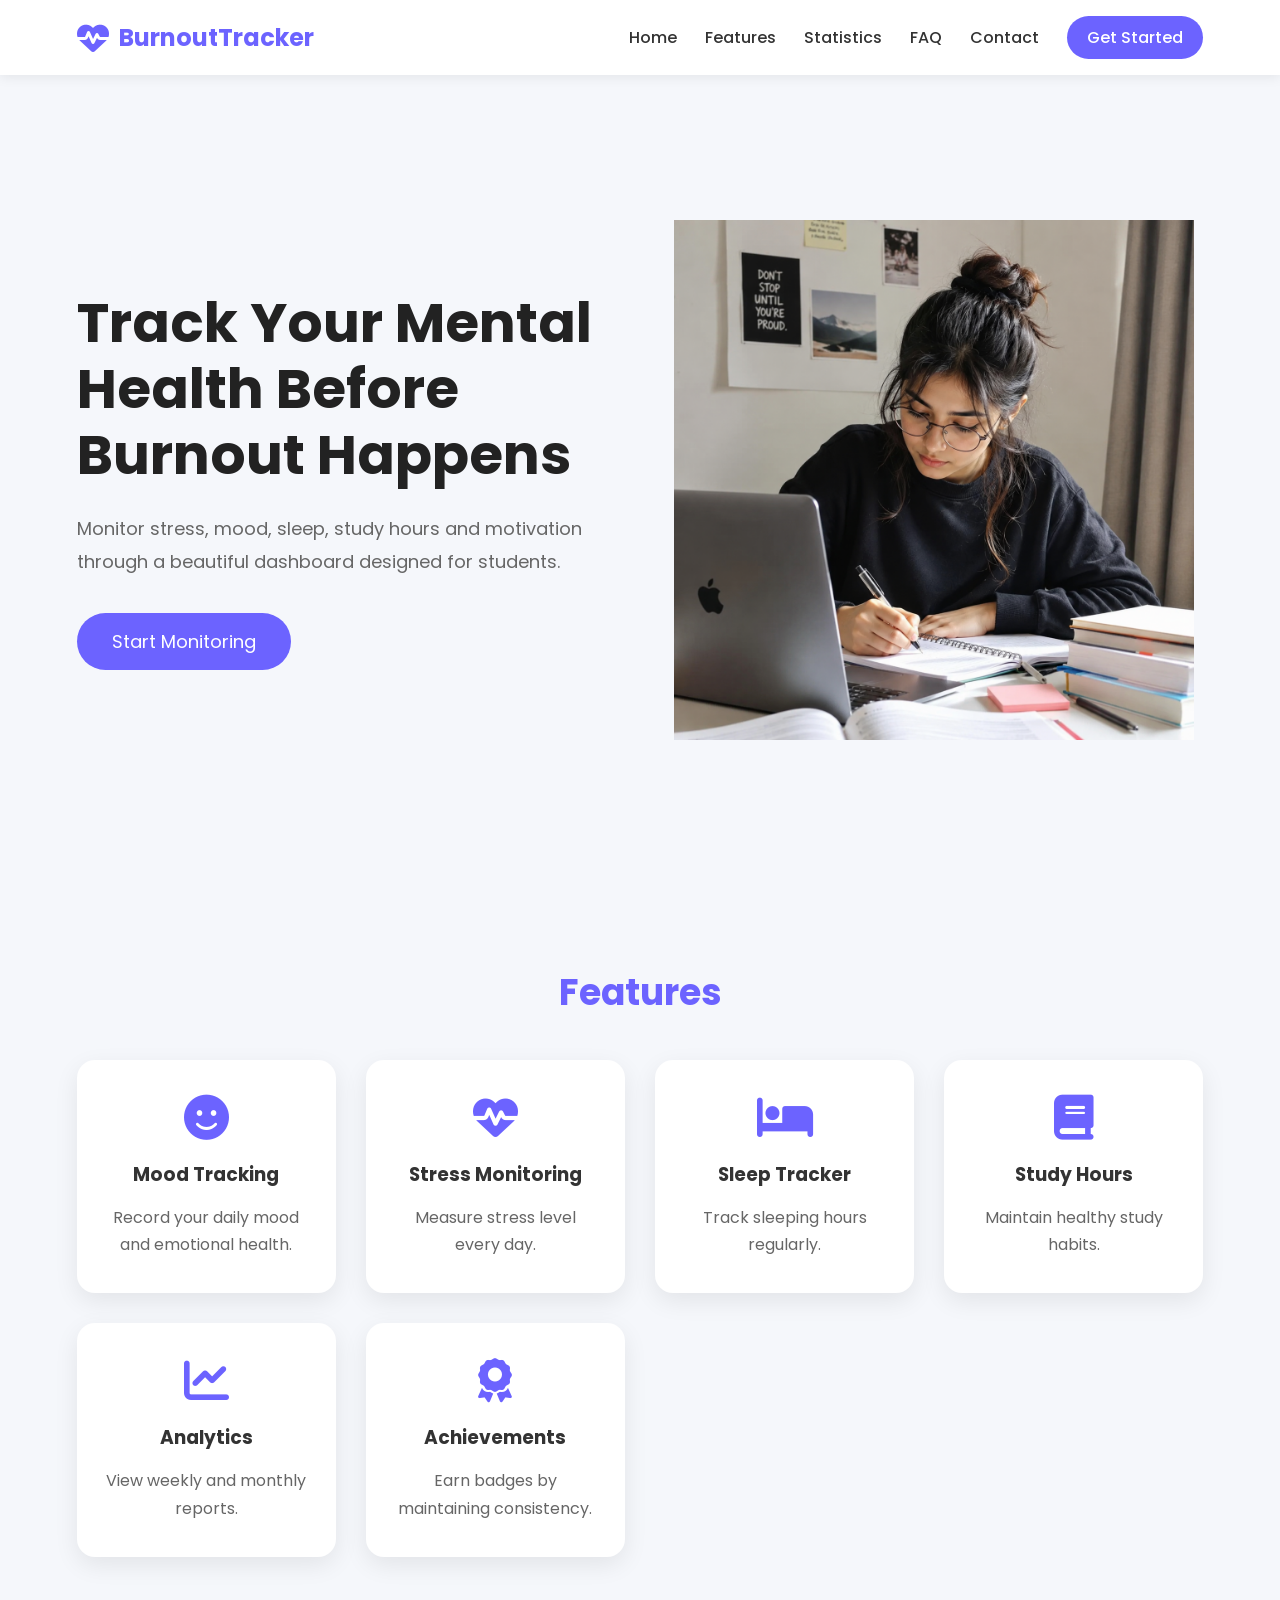
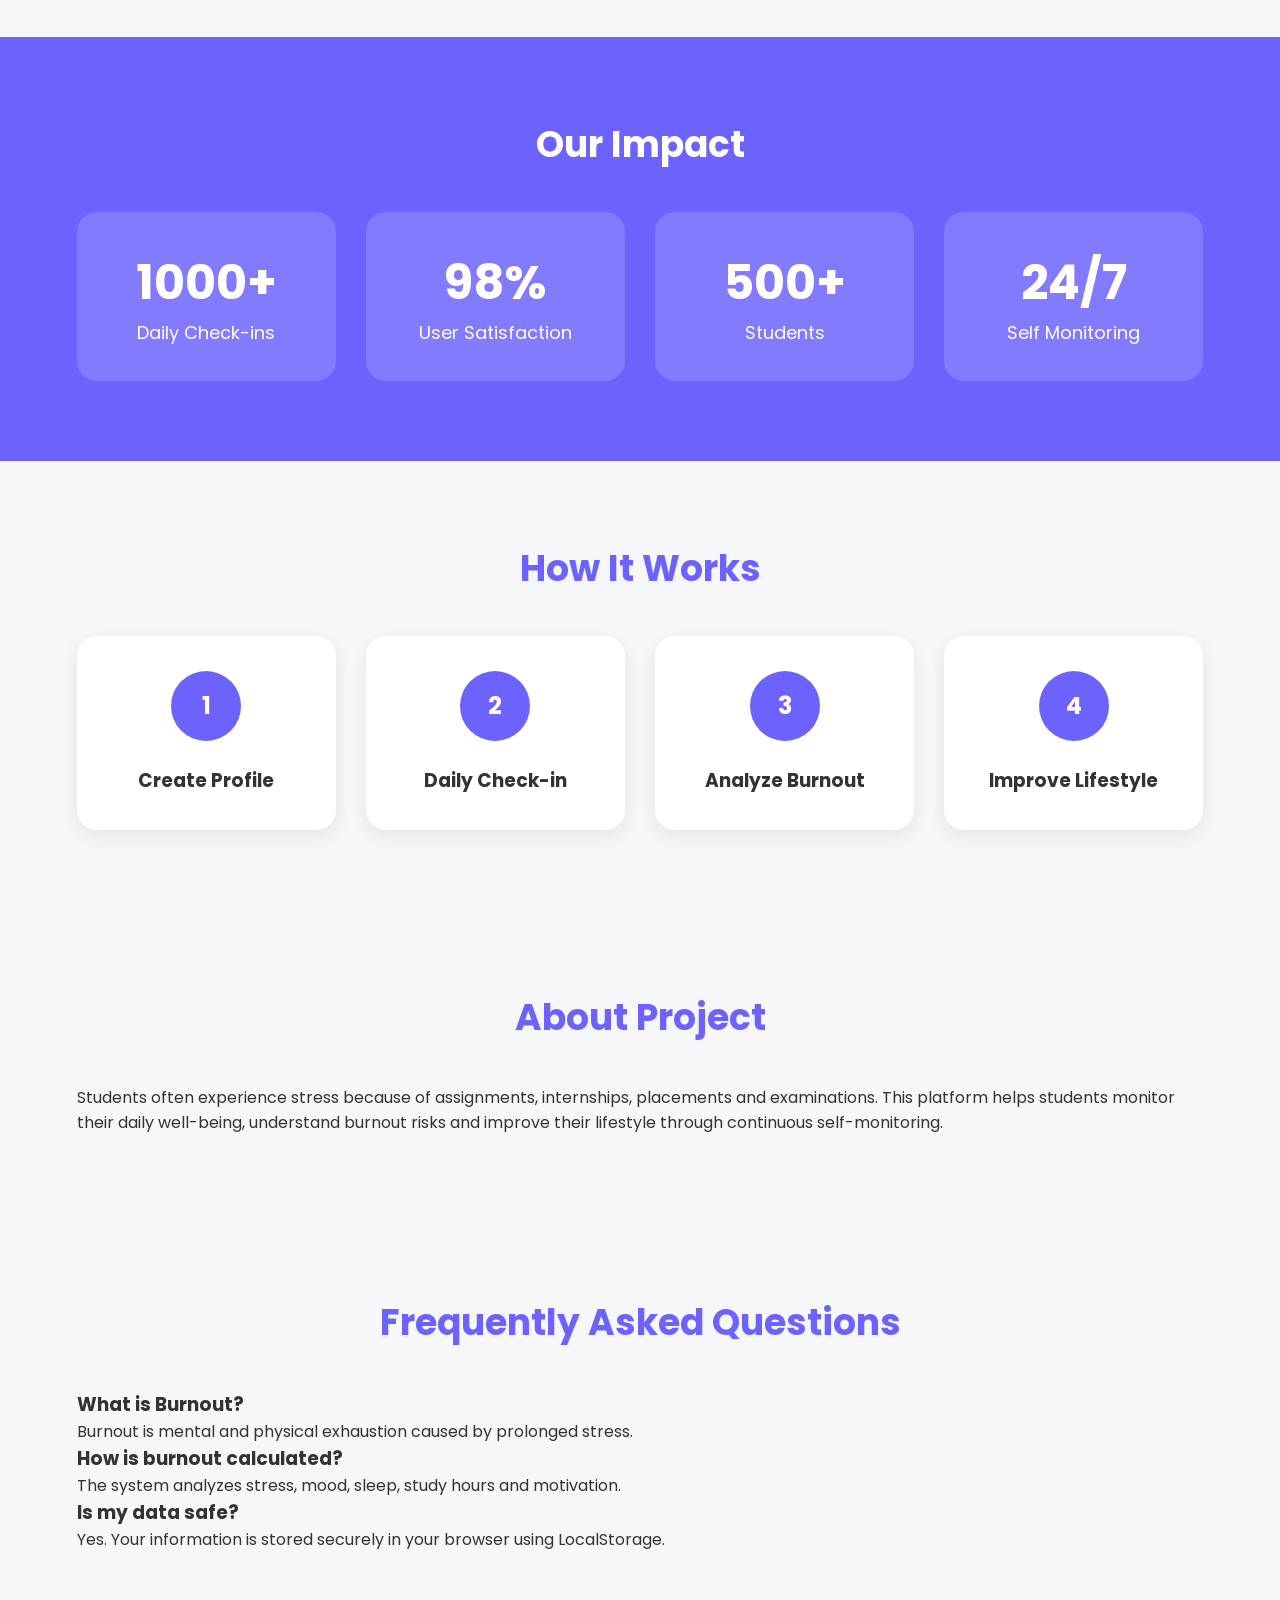
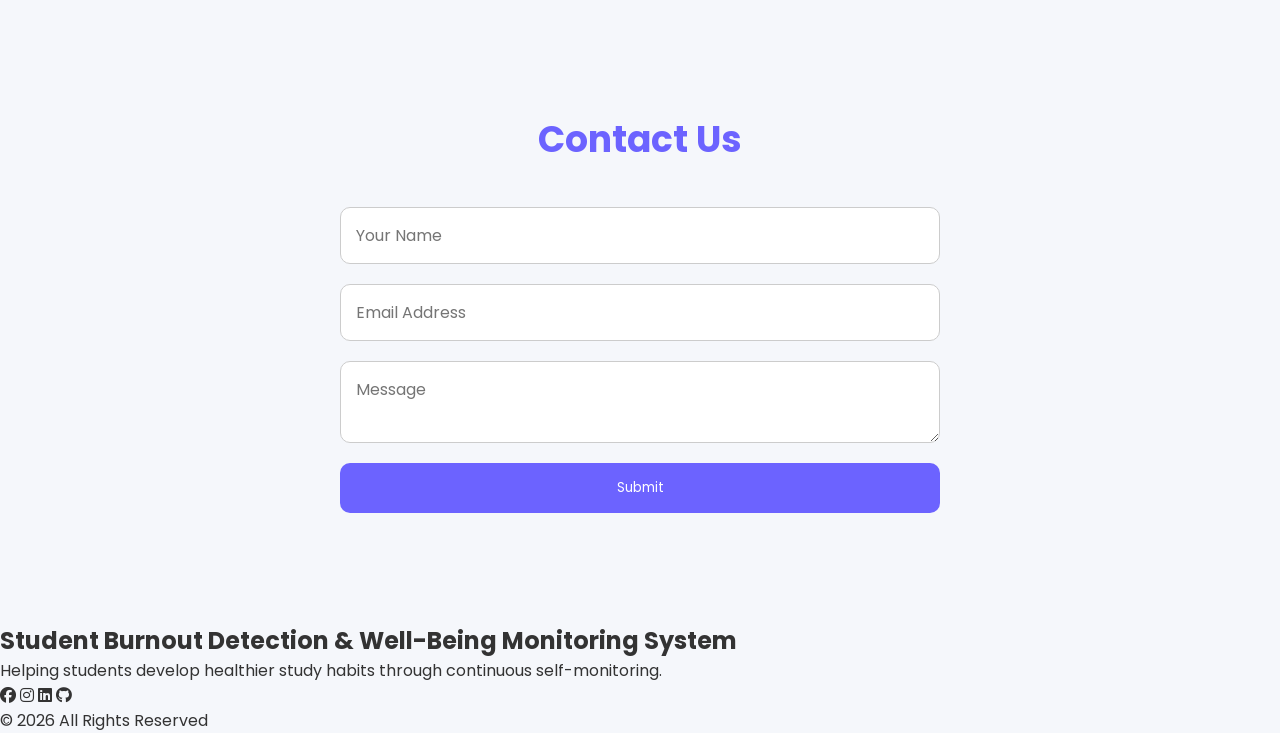
<file: index.html>
<!DOCTYPE html>
<html lang="en">
<head>
<meta charset="UTF-8">
<meta name="viewport" content="width=device-width, initial-scale=1.0">
<title>Student Burnout Detection System</title>

<link rel="preconnect" href="https://fonts.googleapis.com">
<link href="https://fonts.googleapis.com/css2?family=Poppins:wght@300;400;500;600;700&display=swap" rel="stylesheet">

<link rel="stylesheet" href="style.css">

<link rel="stylesheet"
href="https://cdnjs.cloudflare.com/ajax/libs/font-awesome/6.6.0/css/all.min.css">
</head>

<body>

<header>

<div class="logo">
<i class="fa-solid fa-heart-pulse"></i>
<h2>BurnoutTracker</h2>
</div>

<nav>

<ul>

<li><a href="#">Home</a></li>

<li><a href="#features">Features</a></li>

<li><a href="#stats">Statistics</a></li>

<li><a href="#faq">FAQ</a></li>

<li><a href="#contact">Contact</a></li>

<li><a href="profile.html" class="start-btn">Get Started</a></li>

</ul>

</nav>

</header>



<section class="hero">

<div class="hero-left">

<h1>
Track Your Mental Health Before Burnout Happens
</h1>

<p>

Monitor stress, mood, sleep, study hours and motivation
through a beautiful dashboard designed for students.

</p>

<a href="profile.html" class="btn">

Start Monitoring

</a>

</div>


<div class="hero-right">

<img src="student.png" alt="Student">

</div>

</section>




<section id="features">

<h2>Features</h2>

<div class="feature-grid">

<div class="feature-card">

<i class="fa-solid fa-face-smile"></i>

<h3>Mood Tracking</h3>

<p>

Record your daily mood and emotional health.

</p>

</div>



<div class="feature-card">

<i class="fa-solid fa-heart-pulse"></i>

<h3>Stress Monitoring</h3>

<p>

Measure stress level every day.

</p>

</div>



<div class="feature-card">

<i class="fa-solid fa-bed"></i>

<h3>Sleep Tracker</h3>

<p>

Track sleeping hours regularly.

</p>

</div>



<div class="feature-card">

<i class="fa-solid fa-book"></i>

<h3>Study Hours</h3>

<p>

Maintain healthy study habits.

</p>

</div>



<div class="feature-card">

<i class="fa-solid fa-chart-line"></i>

<h3>Analytics</h3>

<p>

View weekly and monthly reports.

</p>

</div>



<div class="feature-card">

<i class="fa-solid fa-award"></i>

<h3>Achievements</h3>

<p>

Earn badges by maintaining consistency.

</p>

</div>

</div>

</section>




<section id="stats">

<h2>Our Impact</h2>

<div class="stats-container">

<div>

<h1>1000+</h1>

<p>Daily Check-ins</p>

</div>

<div>

<h1>98%</h1>

<p>User Satisfaction</p>

</div>

<div>

<h1>500+</h1>

<p>Students</p>

</div>

<div>

<h1>24/7</h1>

<p>Self Monitoring</p>

</div>

</div>

</section>




<section id="how">

<h2>How It Works</h2>

<div class="steps">

<div class="step">

<h1>1</h1>

<h3>Create Profile</h3>

</div>

<div class="step">

<h1>2</h1>

<h3>Daily Check-in</h3>

</div>

<div class="step">

<h1>3</h1>

<h3>Analyze Burnout</h3>

</div>

<div class="step">

<h1>4</h1>

<h3>Improve Lifestyle</h3>

</div>

</div>

</section>




<section id="about">

<h2>About Project</h2>

<p>

Students often experience stress because of assignments,
internships, placements and examinations.

This platform helps students monitor their daily well-being,
understand burnout risks and improve their lifestyle through
continuous self-monitoring.

</p>

</section>




<section id="faq">

<h2>Frequently Asked Questions</h2>

<div class="faq">

<h3>What is Burnout?</h3>

<p>

Burnout is mental and physical exhaustion caused by prolonged stress.

</p>

</div>

<div class="faq">

<h3>How is burnout calculated?</h3>

<p>

The system analyzes stress, mood, sleep,
study hours and motivation.

</p>

</div>

<div class="faq">

<h3>Is my data safe?</h3>

<p>

Yes. Your information is stored securely in your browser
using LocalStorage.

</p>

</div>

</section>




<section id="contact">

<h2>Contact Us</h2>
<form id="contact-form" action="https://formspree.io/f/YOUR_FORM_ID" method="POST">

<input type="text" name="name" placeholder="Your Name" required>

<input type="email" name="email" placeholder="Email Address" required>

<textarea name="message" placeholder="Message"></textarea>

<button type="submit">Submit</button>

</form>




</section>




<footer>

<h2>

Student Burnout Detection &
Well-Being Monitoring System

</h2>

<p>

Helping students develop healthier study habits
through continuous self-monitoring.

</p>

<div class="social">

<i class="fab fa-facebook"></i>

<i class="fab fa-instagram"></i>

<i class="fab fa-linkedin"></i>

<i class="fab fa-github"></i>

</div>

<p>

© 2026 All Rights Reserved

</p>

</footer>
<script src="index.js"></script>
</body>
</file>
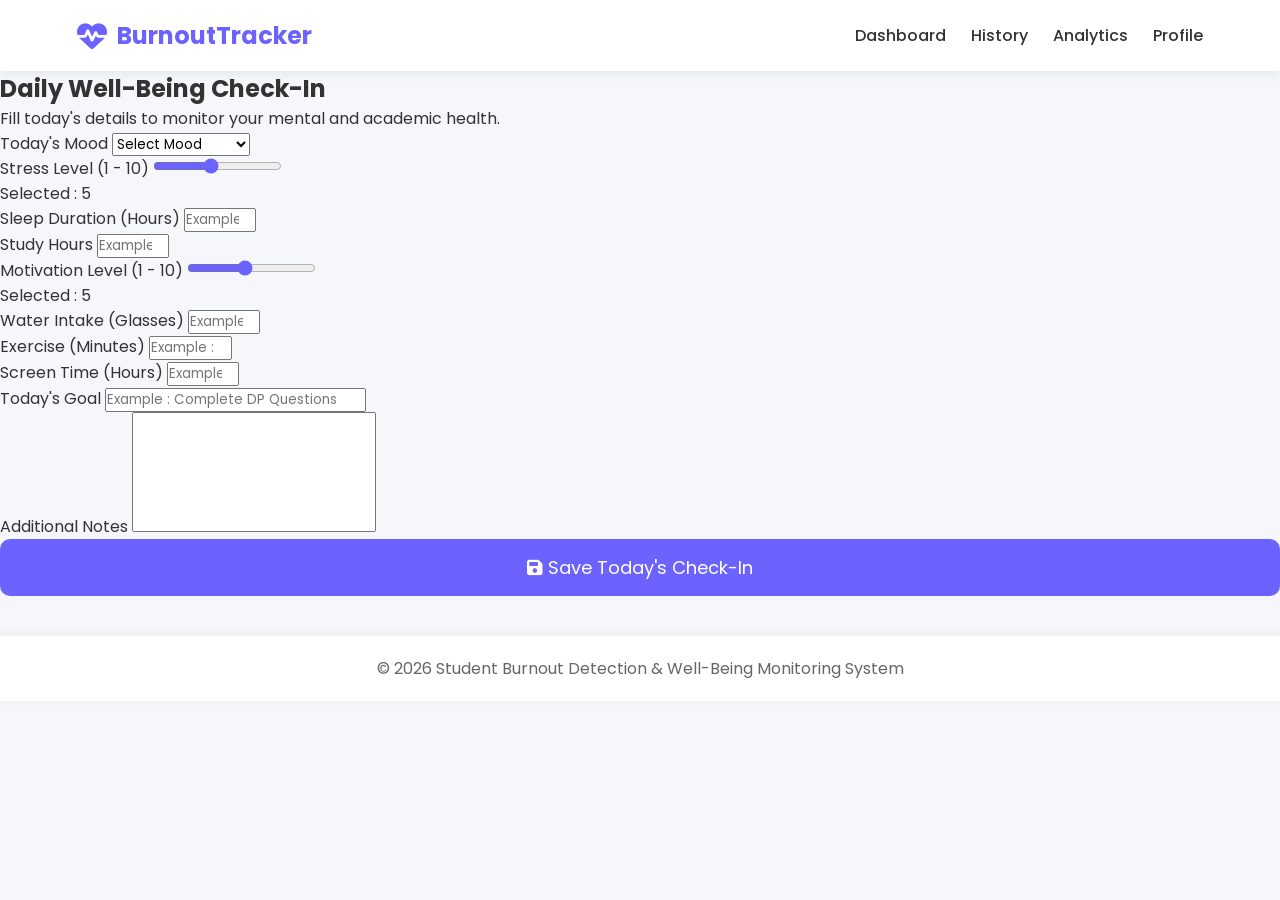
<file: checkin.html>
<!DOCTYPE html>
<html lang="en">
<head>

    <meta charset="UTF-8">

    <meta name="viewport" content="width=device-width, initial-scale=1.0">

    <title>Daily Check-In | Burnout Tracker</title>

    <link rel="stylesheet" href="checkin.css">

    <link rel="preconnect" href="https://fonts.googleapis.com">

    <link href="https://fonts.googleapis.com/css2?family=Poppins:wght@300;400;500;600;700&display=swap" rel="stylesheet">

    <link rel="stylesheet"
    href="https://cdnjs.cloudflare.com/ajax/libs/font-awesome/6.6.0/css/all.min.css">

</head>

<body>


<header>

    <div class="logo">

        <i class="fa-solid fa-heart-pulse"></i>

        <h2>BurnoutTracker</h2>

    </div>

    <nav>

        <a href="dashboard.html">Dashboard</a>

        <a href="history.html">History</a>

        <a href="analytics.html">Analytics</a>

        <a href="profile.html">Profile</a>

    </nav>

</header>



<section class="checkin-section">

<div class="container">

<h1>Daily Well-Being Check-In</h1>

<p>

Fill today's details to monitor your mental and academic health.

</p>

<form id="checkinForm">


<div class="input-group">

<label>Today's Mood</label>

<select id="mood" required>

<option value="">Select Mood</option>

<option>😊 Very Happy</option>

<option>🙂 Happy</option>

<option>😐 Neutral</option>

<option>😔 Sad</option>

<option>😭 Very Stressed</option>

</select>

</div>



<div class="input-group">

<label>Stress Level (1 - 10)</label>

<input

type="range"

min="1"

max="10"

value="5"

id="stress">

<p>

Selected :

<span id="stressValue">

5

</span>

</p>

</div>




<div class="input-group">

<label>Sleep Duration (Hours)</label>

<input

type="number"

id="sleep"

min="0"

max="15"

placeholder="Example : 7"

required>

</div>




<div class="input-group">

<label>Study Hours</label>

<input

type="number"

id="study"

min="0"

max="18"

placeholder="Example : 6"

required>

</div>




<div class="input-group">

<label>Motivation Level (1 - 10)</label>

<input

type="range"

min="1"

max="10"

value="5"

id="motivation">

<p>

Selected :

<span id="motivationValue">

5

</span>

</p>

</div>




<div class="input-group">

<label>Water Intake (Glasses)</label>

<input

type="number"

id="water"

min="0"

max="20"

placeholder="Example : 8">

</div>




<div class="input-group">

<label>Exercise (Minutes)</label>

<input

type="number"

id="exercise"

min="0"

max="300"

placeholder="Example : 30">

</div>




<div class="input-group">

<label>Screen Time (Hours)</label>

<input

type="number"

id="screen"

min="0"

max="24"

placeholder="Example : 5">

</div>




<div class="input-group">

<label>Today's Goal</label>

<input

type="text"

id="goal"

placeholder="Example : Complete DP Questions">

</div>




<div class="input-group">

<label>Additional Notes</label>

<textarea

id="notes"

rows="5"

placeholder="Write about your day...">

</textarea>

</div>



<button type="submit">

<i class="fa-solid fa-floppy-disk"></i>

Save Today's Check-In

</button>

</form>

</div>

</section>



<footer>

<p>

© 2026 Student Burnout Detection &
Well-Being Monitoring System

</p>

</footer>



<script src="checkin.js"></script>

</body>

</html>
</file>
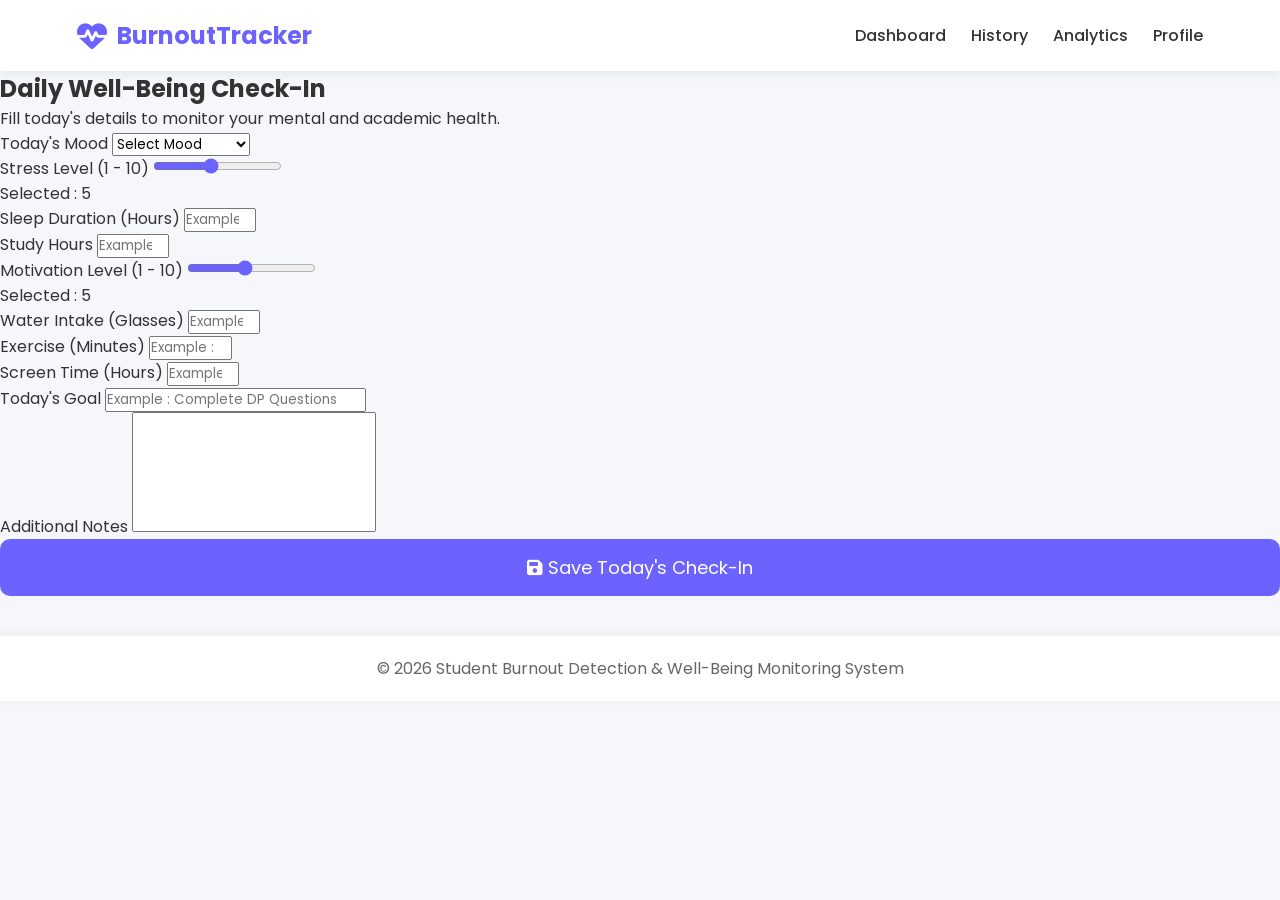
<file: dashboard.html>
<!DOCTYPE html>
<html lang="en">

<head>

    <meta charset="UTF-8">

    <meta name="viewport" content="width=device-width, initial-scale=1.0">

    <title>Dashboard | Burnout Tracker</title>

    <link rel="stylesheet" href="dashboard.css">

    <link rel="preconnect" href="https://fonts.googleapis.com">

    <link href="https://fonts.googleapis.com/css2?family=Poppins:wght@300;400;500;600;700&display=swap"
        rel="stylesheet">

    <link rel="stylesheet"
        href="https://cdnjs.cloudflare.com/ajax/libs/font-awesome/6.6.0/css/all.min.css">

</head>

<body>

    <!-- Navbar -->

    <header>

        <div class="logo">

            <i class="fa-solid fa-heart-pulse"></i>

            <h2>Burnout Tracker</h2>

        </div>

        <nav>
             <a href="index.html">Home</a>
            <a href="dashboard.html">Dashboard</a>

            <a href="history.html">History</a>

            <a href="analytics.html">Analytics</a>

            <a href="profile.html">Profile</a>

            <a href="index.html">Logout</a>

        </nav>

    </header>



    <!-- Welcome -->

    <section class="welcome">

        <h1>

            Welcome,

            <span id="username">

                Student

            </span>

            👋

        </h1>

        <p>

            Here's your mental wellness report for today.

        </p>

    </section>



    <!-- Burnout Score -->

    <section class="burnout-card">

        <h2>Today's Burnout Score</h2>

        <h1 id="burnoutScore">

            0

        </h1>

        <h3 id="riskLevel">

            Healthy

        </h3>

    </section>



    <!-- Today's Summary -->

    <section class="summary">

        <div class="card">

            <i class="fa-solid fa-face-smile"></i>

            <h3>Mood</h3>

            <p id="mood">-</p>

        </div>



        <div class="card">

            <i class="fa-solid fa-heart-pulse"></i>

            <h3>Stress</h3>

            <p id="stress">-</p>

        </div>



        <div class="card">

            <i class="fa-solid fa-bed"></i>

            <h3>Sleep</h3>

            <p id="sleep">-</p>

        </div>



        <div class="card">

            <i class="fa-solid fa-book"></i>

            <h3>Study Hours</h3>

            <p id="study">-</p>

        </div>



        <div class="card">

            <i class="fa-solid fa-bolt"></i>

            <h3>Motivation</h3>

            <p id="motivation">-</p>

        </div>



        <div class="card">

            <i class="fa-solid fa-glass-water"></i>

            <h3>Water</h3>

            <p id="water">-</p>

        </div>



        <div class="card">

            <i class="fa-solid fa-person-running"></i>

            <h3>Exercise</h3>

            <p id="exercise">-</p>

        </div>



        <div class="card">

            <i class="fa-solid fa-mobile-screen"></i>

            <h3>Screen Time</h3>

            <p id="screen">-</p>

        </div>

    </section>



    <!-- Goal -->

    <section class="goal-box">

        <h2>

            Today's Goal

        </h2>

        <p id="goal">

            -

        </p>

    </section>



    <!-- Notes -->

    <section class="notes-box">

        <h2>

            Journal / Notes

        </h2>

        <p id="notes">

            -

        </p>

    </section>



    <!-- Recommendation -->

    <section class="recommendation">

        <h2>

            Personalized Recommendations

        </h2>

        <ul id="recommendationList">

        </ul>

    </section>



    <!-- Quick Actions -->

    <section class="actions">

        <a href="checkin.html">

            New Check-In

        </a>

        <a href="history.html">

            View History

        </a>

        <a href="analytics.html">

            Analytics

        </a>

    </section>



    <!-- Footer -->

    <footer>

        <p>

            © 2026 Student Burnout Detection & Well-Being Monitoring System

        </p>

    </footer>

    <script src="dashboard.js"></script>

</body>

</html>
</file>
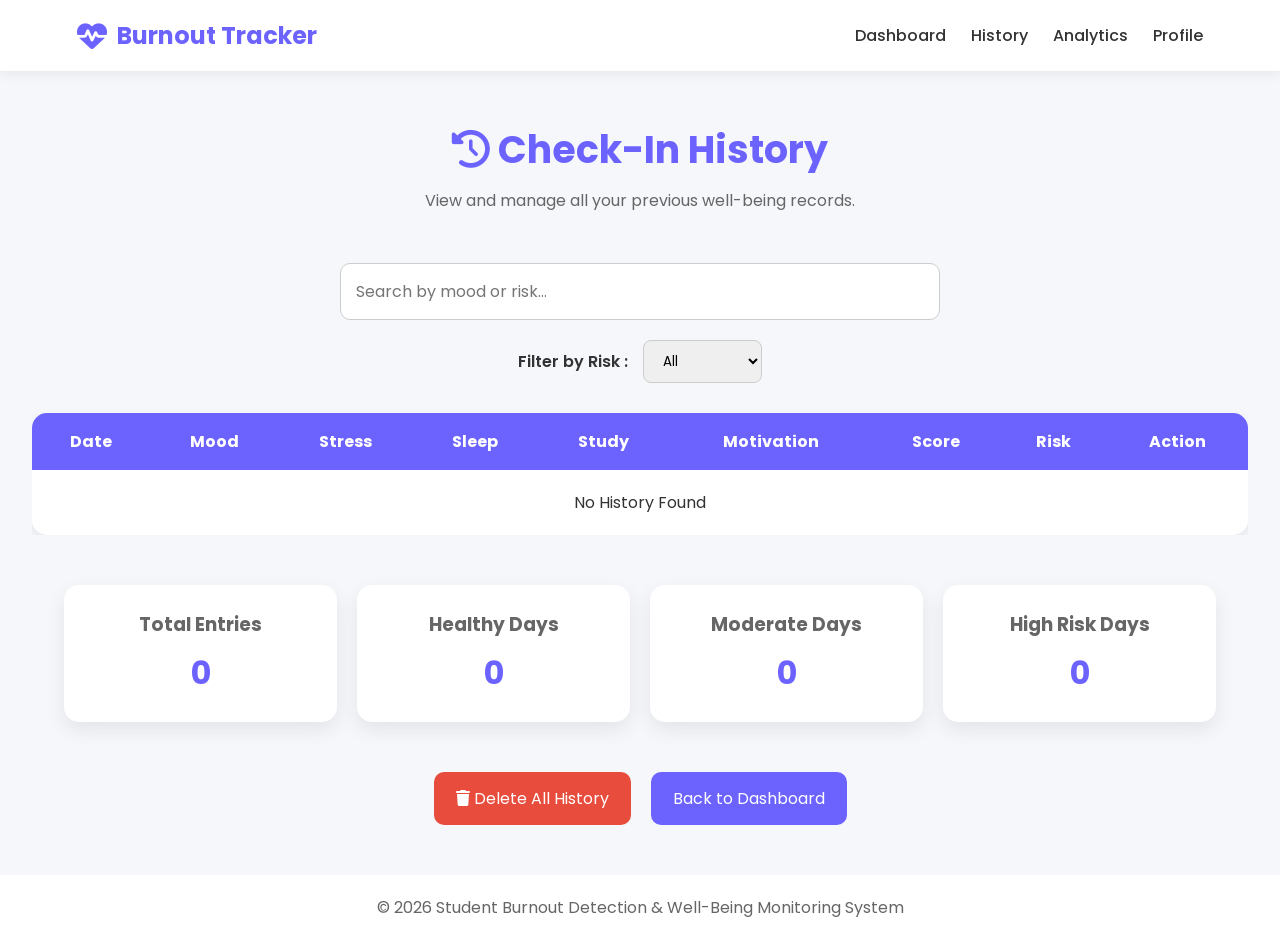
<file: history.html>
<!DOCTYPE html>
<html lang="en">

<head>

    <meta charset="UTF-8">

    <meta name="viewport" content="width=device-width, initial-scale=1.0">

    <title>History | Burnout Tracker</title>

    <link rel="stylesheet" href="history.css">

    <link rel="preconnect" href="https://fonts.googleapis.com">

    <link href="https://fonts.googleapis.com/css2?family=Poppins:wght@300;400;500;600;700&display=swap"
        rel="stylesheet">

    <link rel="stylesheet"
        href="https://cdnjs.cloudflare.com/ajax/libs/font-awesome/6.6.0/css/all.min.css">

</head>

<body>

    <!-- ================= HEADER ================= -->

    <header>

        <div class="logo">

            <i class="fa-solid fa-heart-pulse"></i>

            <h2>Burnout Tracker</h2>

        </div>

        <nav>

            <a href="dashboard.html">Dashboard</a>

            <a href="history.html">History</a>

            <a href="analytics.html">Analytics</a>

            <a href="profile.html">Profile</a>

        </nav>

    </header>



    <!-- ================= TITLE ================= -->

    <section class="title">

        <h1>

            <i class="fa-solid fa-clock-rotate-left"></i>

            Check-In History

        </h1>

        <p>

            View and manage all your previous well-being records.

        </p>

    </section>



    <!-- ================= SEARCH ================= -->

    <section class="search-box">

        <input

            type="text"

            id="searchInput"

            placeholder="Search by mood or risk...">

    </section>



    <!-- ================= FILTER ================= -->

    <section class="filter">

        <label>

            Filter by Risk :

        </label>

        <select id="riskFilter">

            <option value="All">All</option>

            <option value="Healthy">Healthy</option>

            <option value="Moderate">Moderate</option>

            <option value="High">High</option>

        </select>

    </section>



    <!-- ================= TABLE ================= -->

    <section class="table-container">

        <table>

            <thead>

                <tr>

                    <th>Date</th>

                    <th>Mood</th>

                    <th>Stress</th>

                    <th>Sleep</th>

                    <th>Study</th>

                    <th>Motivation</th>

                    <th>Score</th>

                    <th>Risk</th>

                    <th>Action</th>

                </tr>

            </thead>

            <tbody id="historyTable">

            </tbody>

        </table>

    </section>



    <!-- ================= SUMMARY ================= -->

    <section class="summary">

        <div class="card">

            <h3>Total Entries</h3>

            <h2 id="totalEntries">0</h2>

        </div>

        <div class="card">

            <h3>Healthy Days</h3>

            <h2 id="healthyDays">0</h2>

        </div>

        <div class="card">

            <h3>Moderate Days</h3>

            <h2 id="moderateDays">0</h2>

        </div>

        <div class="card">

            <h3>High Risk Days</h3>

            <h2 id="highRiskDays">0</h2>

        </div>

    </section>



    <!-- ================= BUTTONS ================= -->

    <section class="buttons">

        <button id="deleteAll">

            <i class="fa-solid fa-trash"></i>

            Delete All History

        </button>

        <a href="dashboard.html">

            Back to Dashboard

        </a>

    </section>



    <!-- ================= FOOTER ================= -->

    <footer>

        <p>

            © 2026 Student Burnout Detection &
            Well-Being Monitoring System

        </p>

    </footer>



    <script src="history.js"></script>

</body>

</html>
</file>
<file: style.css>
/* ===========================
   GOOGLE FONT & RESET
=========================== */


*{
    margin:0;
    padding:0;
    box-sizing:border-box;
    scroll-behavior:smooth;
    font-family:'Poppins',sans-serif;
}

body{
    background:#f5f7fb;
    color:#333;
    overflow-x:hidden;
}

a{
    text-decoration:none;
}

ul{
    list-style:none;
}

img{
    width:100%;
    display:block;
}



/* ================= HEADER ================= */


header{

    width:100%;

    display:flex;

    justify-content:space-between;

    align-items:center;

    padding:20px 6%;

    background:#fff;

    position:sticky;

    top:0;

    z-index:1000;

    box-shadow:0 2px 12px rgba(0,0,0,.08);

}



.logo{

    display:flex;

    align-items:center;

    gap:10px;

}


.logo i{

    color:#6C63FF;

    font-size:32px;

}


.logo h2{

    color:#6C63FF;

    font-size:24px;

}



nav ul{

    display:flex;

    gap:28px;

    align-items:center;

}



nav ul li a{

    color:#333;

    font-weight:500;

}



.start-btn{

    background:#6C63FF;

    color:white !important;

    padding:10px 20px;

    border-radius:30px;

}



.start-btn:hover{

    background:#584ef5;

}



/* ================= HERO ================= */


.hero{

    min-height:90vh;

    display:flex;

    justify-content:space-between;

    align-items:center;

    padding:60px 6%;

    gap:50px;

}



.hero-left{

    flex:1;

}



.hero-left h1{

    font-size:clamp(35px,5vw,55px);

    line-height:1.2;

    color:#222;

    margin-bottom:25px;

}



.hero-left p{

    color:#666;

    line-height:1.8;

    margin-bottom:35px;

    font-size:18px;

}



.btn{

    display:inline-block;

    background:#6C63FF;

    color:white;

    padding:15px 35px;

    border-radius:40px;

    font-size:18px;

}



.btn:hover{

    background:#584ef5;

}



.hero-right{

    flex:1;

}



.hero-right img{

    max-width:520px;

    margin:auto;

    animation:float 4s ease-in-out infinite;

}



@keyframes float{

0%{

transform:translateY(0);

}

50%{

transform:translateY(-20px);

}

100%{

transform:translateY(0);

}

}



/* ================= COMMON SECTION ================= */


section{

    padding:80px 6%;

}



section h2{

    text-align:center;

    font-size:clamp(28px,4vw,36px);

    color:#6C63FF;

    margin-bottom:40px;

}



/* ================= CONTACT ================= */


#contact form{

    max-width:600px;

    margin:30px auto;

    display:flex;

    flex-direction:column;

    gap:20px;

}



#contact form input,
#contact form textarea{

    width:100%;

    padding:15px;

    border:1px solid #ccc;

    border-radius:10px;

    font-size:16px;

}



#contact form button{

    width:100%;

    padding:15px;

    background:#6C63FF;

    color:white;

    border:none;

    border-radius:10px;

    cursor:pointer;

}



#contact form button:hover{

    background:#574bdb;

}



/* ================= FEATURES ================= */


.feature-grid{

    display:grid;

    grid-template-columns:
    repeat(auto-fit,minmax(250px,1fr));

    gap:30px;

}



.feature-card{

    background:#fff;

    padding:35px 25px;

    text-align:center;

    border-radius:18px;

    box-shadow:0 8px 25px rgba(0,0,0,.08);

    transition:.4s;

}



.feature-card:hover{

    transform:translateY(-10px);

}



.feature-card i{

    font-size:45px;

    color:#6C63FF;

    margin-bottom:20px;

}



.feature-card h3{

    margin-bottom:15px;

}



.feature-card p{

    color:#666;

    line-height:1.7;

}



/* ================= STATISTICS ================= */


#stats{

    background:#6C63FF;

    color:white;

}



#stats h2{

    color:white;

}



.stats-container{

    display:grid;

    grid-template-columns:
    repeat(auto-fit,minmax(220px,1fr));

    gap:30px;

}



.stats-container div{

    background:rgba(255,255,255,.15);

    padding:35px;

    border-radius:20px;

    text-align:center;

}



.stats-container h1{

    font-size:48px;

}



.stats-container p{

    font-size:18px;

}



/* ================= STEPS ================= */


.steps{

    display:grid;

    grid-template-columns:
    repeat(auto-fit,minmax(220px,1fr));

    gap:30px;

}



.step{

    background:white;

    padding:35px;

    text-align:center;

    border-radius:20px;

    box-shadow:0 6px 20px rgba(0,0,0,.08);

}



.step h1{

    width:70px;

    height:70px;

    background:#6C63FF;

    color:white;

    border-radius:50%;

    margin:0 auto 25px;

    display:flex;

    justify-content:center;

    align-items:center;

}



/* ================= ANIMATION ================= */


.feature-card,
.step,
.stats-container div{

    animation:fadeUp .8s ease;

}



@keyframes fadeUp{

from{

opacity:0;

transform:translateY(40px);

}

to{

opacity:1;

transform:translateY(0);

}

}



/* ================= TABLET ================= */


@media(max-width:900px){


header{

    flex-direction:column;

    gap:15px;

}



nav ul{

    flex-wrap:wrap;

    justify-content:center;

}



.hero{

    flex-direction:column;

    text-align:center;

}



.hero-right img{

    max-width:400px;

}



}



/* ================= MOBILE ================= */


@media(max-width:600px){


header{

    padding:15px 20px;

}



.logo h2{

    font-size:20px;

}



.logo i{

    font-size:25px;

}



nav ul{

    gap:12px;

}



nav ul li a{

    font-size:14px;

}



.hero{

    padding:40px 20px;

}



.hero-left h1{

    font-size:32px;

}



.hero-left p{

    font-size:15px;

}



.btn{

    padding:13px 25px;

    font-size:16px;

}



.hero-right img{

    max-width:280px;

}



section{

    padding:50px 20px;

}



.stats-container h1{

    font-size:38px;

}



.feature-card,
.step{

    padding:25px 20px;

}


}
</file>
<file: checkin.css>
/* ======================================
   CHECK-IN PAGE CSS
====================================== */

*{
    margin:0;
    padding:0;
    box-sizing:border-box;
    font-family:'Poppins',sans-serif;
}

html{
    scroll-behavior:smooth;
}

body{
    background:#f5f7fb;
    color:#333;
    overflow-x:hidden;
}


/* ================= HEADER ================= */

header{

    display:flex;
    justify-content:space-between;
    align-items:center;

    padding:18px 6%;

    background:#fff;

    position:sticky;
    top:0;

    z-index:1000;

    box-shadow:0 2px 12px rgba(0,0,0,.08);
}



.logo{

    display:flex;
    align-items:center;
    gap:10px;

}


.logo i{

    font-size:30px;
    color:#6C63FF;

}


.logo h2{

    color:#6C63FF;
    font-size:24px;

}



nav{

    display:flex;
    align-items:center;
    gap:25px;

}


nav a{

    text-decoration:none;
    color:#333;
    font-weight:500;
    transition:.3s;

}


nav a:hover{

    color:#6C63FF;

}



/* ================= FORM CONTAINER ================= */


.checkin-container{

    width:90%;
    max-width:800px;

    margin:50px auto;

    background:#fff;

    padding:40px;

    border-radius:20px;

    box-shadow:
    0 10px 25px rgba(0,0,0,.08);

}



.checkin-container h1{

    text-align:center;

    color:#6C63FF;

    margin-bottom:10px;

    font-size:clamp(28px,4vw,38px);

}



.checkin-container p{

    text-align:center;

    color:#666;

    margin-bottom:30px;

    line-height:1.6;

}



/* ================= FORM ================= */


.form-group{

    display:flex;

    flex-direction:column;

    margin-bottom:22px;

}



.form-group label{

    font-weight:600;

    margin-bottom:8px;

    color:#444;

}



.form-group input,
.form-group select,
.form-group textarea{


    width:100%;

    padding:14px;

    border:1px solid #ccc;

    border-radius:10px;

    font-size:15px;

    outline:none;

    transition:.3s;

}



.form-group input:focus,
.form-group select:focus,
.form-group textarea:focus{


    border-color:#6C63FF;

    box-shadow:
    0 0 8px rgba(108,99,255,.25);

}



textarea{

    resize:none;

    min-height:120px;

}



/* ================= RANGE ================= */


input[type="range"]{

    accent-color:#6C63FF;

    cursor:pointer;

}



/* ================= BUTTON ================= */


button{

    width:100%;

    padding:15px;

    border:none;

    border-radius:10px;

    background:#6C63FF;

    color:white;

    font-size:18px;

    cursor:pointer;

    transition:.3s;

}



button:hover{

    background:#584ef5;

    transform:translateY(-3px);

}



/* ================= INFO BOX ================= */


.info-box{

    margin-top:30px;

    padding:20px;

    background:#f3f2ff;

    border-left:5px solid #6C63FF;

    border-radius:10px;

}



.info-box h3{

    color:#6C63FF;

    margin-bottom:10px;

}



.info-box p{

    color:#555;

    line-height:1.7;

}



/* ================= FOOTER ================= */


footer{

    margin-top:40px;

    text-align:center;

    background:#fff;

    padding:20px;

    color:#666;

    box-shadow:
    0 -2px 10px rgba(0,0,0,.05);

}



/* ================= TABLET ================= */


@media(max-width:900px){


header{

    flex-direction:column;

    gap:15px;

}


nav{

    flex-wrap:wrap;

    justify-content:center;

}



.checkin-container{

    padding:30px;

}


}



/* ================= MOBILE ================= */


@media(max-width:600px){


header{

    padding:15px 20px;

}



.logo h2{

    font-size:20px;

}


.logo i{

    font-size:25px;

}



nav{

    gap:12px;

}



nav a{

    font-size:14px;

}



.checkin-container{

    width:95%;

    margin:30px auto;

    padding:20px;

    border-radius:15px;

}



.checkin-container h1{

    font-size:26px;

}



.checkin-container p{

    font-size:14px;

}



.form-group input,
.form-group select,
.form-group textarea{

    font-size:14px;

    padding:12px;

}



button{

    font-size:16px;

    padding:13px;

}



.info-box{

    padding:15px;

}



.info-box p{

    font-size:14px;

}



footer{

    font-size:14px;

}


}
</file>
<file: dashboard.css>
/* ======================================
   DASHBOARD CSS
====================================== */


/* ======================================
   DASHBOARD CSS
====================================== */
*{
    margin:0;
    padding:0;
    box-sizing:border-box;
    font-family:'Poppins',sans-serif;
}

html{
    scroll-behavior:smooth;
}

body{
    background:#f5f7fb;
    color:#333;
    overflow-x:hidden;
}


/* ================= HEADER ================= */

header{

    display:flex;
    justify-content:space-between;
    align-items:center;

    padding:18px 6%;

    background:#fff;

    position:sticky;
    top:0;

    z-index:1000;

    box-shadow:0 2px 12px rgba(0,0,0,.08);
}


.logo{

    display:flex;
    align-items:center;
    gap:10px;

}


.logo i{

    font-size:30px;
    color:#6C63FF;

}


.logo h2{

    color:#6C63FF;
    font-size:24px;

}



nav{

    display:flex;
    align-items:center;
    gap:25px;

}


nav a{

    text-decoration:none;
    color:#333;
    font-weight:500;
    transition:.3s;

}


nav a:hover{

    color:#6C63FF;

}



/* ================= WELCOME ================= */


.welcome{

    text-align:center;

    padding:50px 20px 20px;

}


.welcome h1{

    font-size:clamp(28px,4vw,40px);

    color:#6C63FF;

    margin-bottom:10px;

}


.welcome p{

    color:#666;

    font-size:16px;

}



/* ================= BURNOUT CARD ================= */


.burnout-card{

    width:90%;

    max-width:600px;

    margin:30px auto;

    background:#fff;

    padding:40px 25px;

    text-align:center;

    border-radius:20px;

    box-shadow:
    0 10px 25px rgba(0,0,0,.08);

}



.burnout-card h2{

    margin-bottom:20px;

    color:#444;

}



#burnoutScore{

    font-size:clamp(45px,8vw,70px);

    color:#6C63FF;

    margin-bottom:15px;

}



#riskLevel{

    font-size:clamp(20px,4vw,28px);

    font-weight:600;

}



/* ================= SUMMARY ================= */


.summary{

    width:90%;

    max-width:1200px;

    margin:40px auto;

    display:grid;

    grid-template-columns:
    repeat(auto-fit,minmax(220px,1fr));

    gap:20px;

}



.card{

    background:#fff;

    padding:25px;

    text-align:center;

    border-radius:18px;

    box-shadow:
    0 8px 20px rgba(0,0,0,.08);

    transition:.3s;

}



.card:hover{

    transform:translateY(-8px);

}



.card i{

    font-size:35px;

    color:#6C63FF;

    margin-bottom:15px;

}



.card h3{

    color:#555;

    margin-bottom:10px;

}



.card p{

    font-size:18px;

    font-weight:600;

}



/* ================= GOAL ================= */


.goal-box,
.notes-box,
.recommendation{


    width:90%;

    max-width:900px;

    margin:35px auto;

    background:#fff;

    padding:30px;

    border-radius:18px;

    box-shadow:
    0 8px 20px rgba(0,0,0,.08);

}



.goal-box h2,
.notes-box h2,
.recommendation h2{

    color:#6C63FF;

    margin-bottom:15px;

}



.goal-box p,
.notes-box p{

    color:#555;

    line-height:1.8;

}



/* ================= RECOMMENDATION ================= */


.recommendation ul{

    padding-left:20px;

}



.recommendation li{

    margin-bottom:12px;

    color:#444;

    line-height:1.7;

}



/* ================= BUTTONS ================= */


.actions{

    display:flex;

    justify-content:center;

    align-items:center;

    flex-wrap:wrap;

    gap:20px;

    margin:50px 0;

}



.actions a{

    text-decoration:none;

    background:#6C63FF;

    color:white;

    padding:14px 25px;

    border-radius:10px;

    transition:.3s;

}



.actions a:hover{

    background:#584ef5;

}



/* ================= FOOTER ================= */


footer{

    background:#fff;

    text-align:center;

    padding:20px;

    color:#666;

    box-shadow:
    0 -2px 10px rgba(0,0,0,.05);

}



/* ================= TABLET ================= */


@media(max-width:900px){


header{

    flex-direction:column;

    gap:15px;

}


nav{

    flex-wrap:wrap;

    justify-content:center;

}


}



/* ================= MOBILE ================= */


@media(max-width:600px){


header{

    padding:15px 20px;

}



.logo h2{

    font-size:20px;

}



.logo i{

    font-size:24px;

}



nav{

    gap:12px;

}



nav a{

    font-size:14px;

}



.welcome{

    padding:35px 15px 15px;

}



.welcome h1{

    font-size:28px;

}



.welcome p{

    font-size:14px;

}



.burnout-card{

    width:95%;

    padding:25px 15px;

}



#burnoutScore{

    font-size:50px;

}



#riskLevel{

    font-size:22px;

}



.summary{

    width:95%;

    grid-template-columns:1fr;

}



.card{

    padding:20px;

}



.goal-box,
.notes-box,
.recommendation{

    width:95%;

    padding:20px;

}



.goal-box p,
.notes-box p,
.recommendation li{

    font-size:14px;

}



.actions{

    flex-direction:column;

}



.actions a{

    width:90%;

    text-align:center;

}



footer{

    font-size:14px;

}


}
</file>
<file: history.css>
/* ======================================
   HISTORY PAGE CSS
====================================== */


/* ======================================
   HISTORY PAGE CSS
====================================== */
*{
    margin:0;
    padding:0;
    box-sizing:border-box;
    font-family:'Poppins',sans-serif;
}

html{
    scroll-behavior:smooth;
}

body{
    background:#f5f7fb;
    color:#333;
    overflow-x:hidden;
}


/* ================= HEADER ================= */

header{

    display:flex;
    justify-content:space-between;
    align-items:center;

    padding:18px 6%;

    background:#fff;

    position:sticky;
    top:0;

    z-index:1000;

    box-shadow:0 2px 12px rgba(0,0,0,.08);

}


.logo{

    display:flex;
    align-items:center;
    gap:10px;

}


.logo i{

    color:#6C63FF;
    font-size:30px;

}


.logo h2{

    color:#6C63FF;
    font-size:24px;

}



nav{

    display:flex;
    align-items:center;
    gap:25px;

}


nav a{

    text-decoration:none;
    color:#333;
    font-weight:500;
    transition:.3s;

}


nav a:hover{

    color:#6C63FF;

}



/* ================= TITLE ================= */


.title{

    text-align:center;

    padding:50px 20px 30px;

}


.title h1{

    color:#6C63FF;

    font-size:clamp(28px,4vw,38px);

    margin-bottom:10px;

}


.title p{

    color:#666;

}



/* ================= SEARCH ================= */


.search-box{

    width:90%;

    max-width:600px;

    margin:20px auto;

}


.search-box input{

    width:100%;

    padding:15px;

    border-radius:10px;

    border:1px solid #ccc;

    outline:none;

    font-size:16px;

}


.search-box input:focus{

    border-color:#6C63FF;

    box-shadow:
    0 0 8px rgba(108,99,255,.3);

}



/* ================= FILTER ================= */


.filter{

    width:90%;

    max-width:600px;

    margin:20px auto;

    display:flex;

    align-items:center;

    justify-content:center;

    gap:15px;

}


.filter label{

    font-weight:600;

}


.filter select{

    padding:10px 15px;

    border-radius:8px;

    border:1px solid #ccc;

    outline:none;

}



/* ================= TABLE ================= */


.table-container{

    width:95%;

    margin:30px auto;

    overflow-x:auto;

}


table{

    width:100%;

    min-width:700px;

    border-collapse:collapse;

    background:#fff;

    border-radius:15px;

    overflow:hidden;

    box-shadow:
    0 8px 20px rgba(0,0,0,.08);

}



thead{

    background:#6C63FF;

    color:#fff;

}


th,
td{

    padding:16px;

    text-align:center;

}



tbody tr:nth-child(even){

    background:#f7f7f7;

}


tbody tr:hover{

    background:#ecebff;

}



.deleteBtn{

    border:none;

    background:#e74c3c;

    color:#fff;

    padding:8px 14px;

    border-radius:6px;

    cursor:pointer;

}



.deleteBtn:hover{

    background:#c0392b;

}



/* ================= SUMMARY ================= */


.summary{

    width:90%;

    max-width:1200px;

    margin:50px auto;

    display:grid;

    grid-template-columns:
    repeat(auto-fit,minmax(220px,1fr));

    gap:20px;

}



.card{

    background:#fff;

    padding:25px;

    text-align:center;

    border-radius:15px;

    box-shadow:
    0 8px 20px rgba(0,0,0,.08);

    transition:.3s;

}



.card:hover{

    transform:translateY(-8px);

}



.card h3{

    color:#666;

    margin-bottom:10px;

}


.card h2{

    color:#6C63FF;

    font-size:32px;

}



/* ================= BUTTONS ================= */


.buttons{

    width:90%;

    margin:30px auto;

    display:flex;

    justify-content:center;

    align-items:center;

    gap:20px;

    flex-wrap:wrap;

}


.buttons button{

    padding:14px 22px;

    border:none;

    border-radius:10px;

    background:#e74c3c;

    color:#fff;

    cursor:pointer;

    font-size:16px;

}



.buttons a{

    text-decoration:none;

    padding:14px 22px;

    background:#6C63FF;

    color:#fff;

    border-radius:10px;

}



.buttons button:hover{

    background:#c0392b;

}


.buttons a:hover{

    background:#574bdb;

}



/* ================= FOOTER ================= */


footer{

    margin-top:50px;

    background:#fff;

    text-align:center;

    padding:20px;

    color:#666;

}



/* ================= TABLET ================= */


@media(max-width:900px){


header{

    flex-direction:column;

    gap:15px;

}


nav{

    flex-wrap:wrap;

    justify-content:center;

}


}



/* ================= MOBILE ================= */


@media(max-width:600px){


header{

    padding:15px 20px;

}



.logo h2{

    font-size:20px;

}



.logo i{

    font-size:24px;

}



nav{

    gap:12px;

}



nav a{

    font-size:14px;

}



.title{

    padding:35px 15px 20px;

}



.title h1{

    font-size:28px;

}



.search-box,
.filter,
.table-container,
.summary,
.buttons{

    width:95%;

}



.filter{

    flex-direction:column;

}


.filter select{

    width:100%;

}



th,
td{

    font-size:13px;

    padding:10px;

}



.card{

    padding:20px;

}



.card h2{

    font-size:28px;

}



.buttons{

    flex-direction:column;

}



.buttons button,
.buttons a{

    width:90%;

    max-width:300px;

    text-align:center;

}



footer{

    font-size:14px;

}


}
</file>
